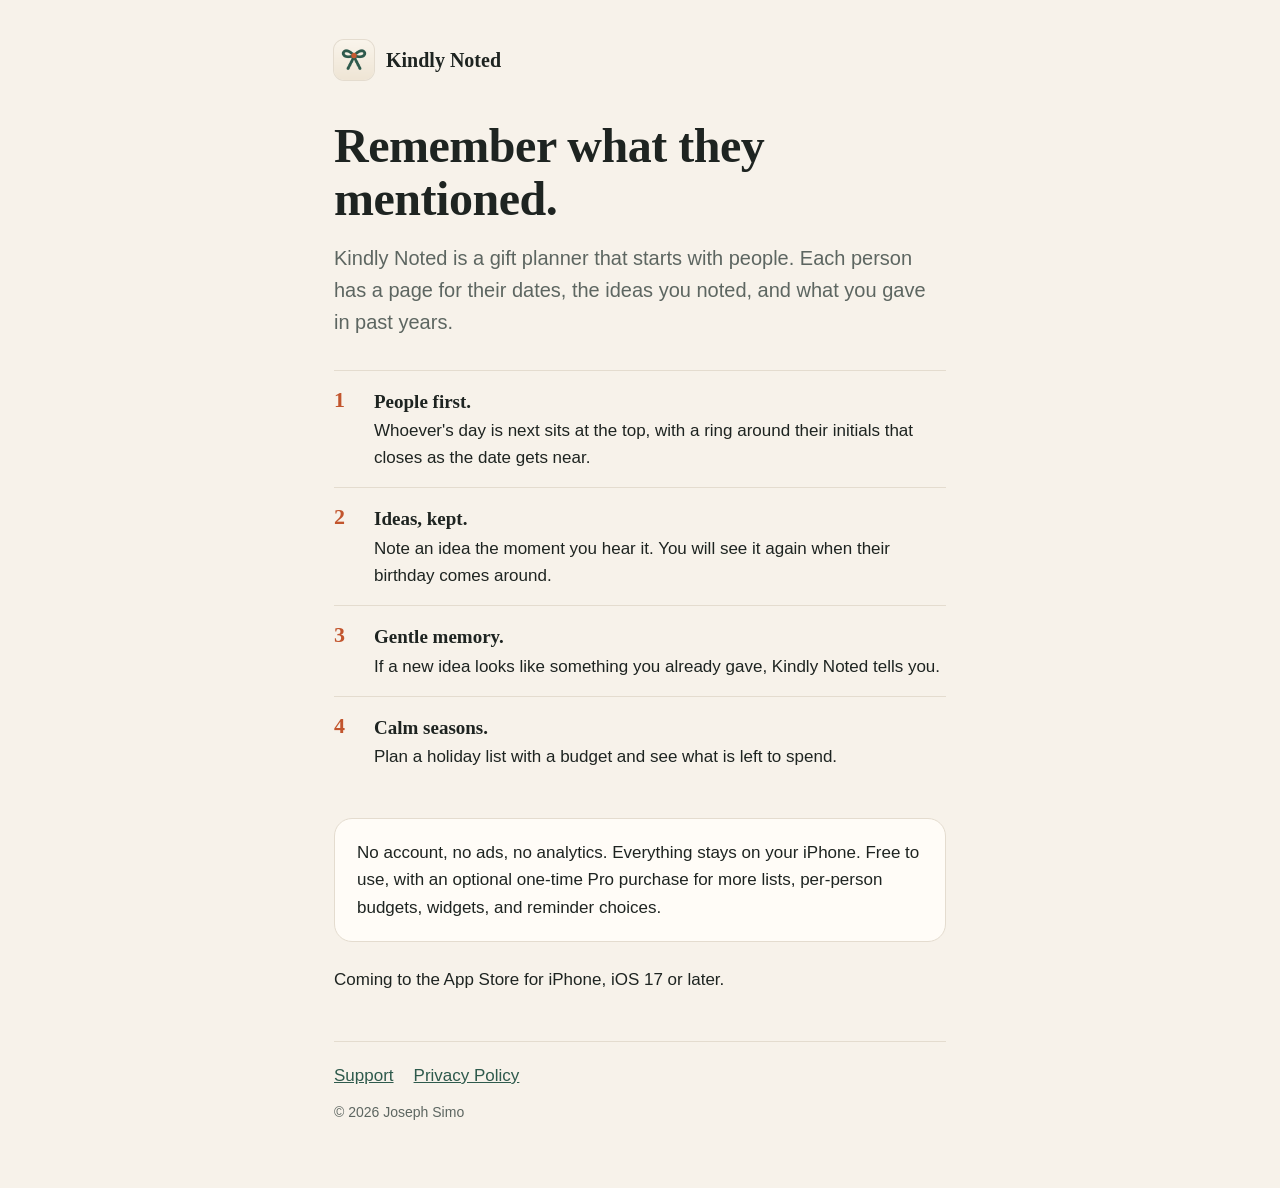
<file: index.html>
<!doctype html>
<html lang="en"><head><meta charset="utf-8"><meta name="viewport" content="width=device-width,initial-scale=1">
<title>Kindly Noted: a gift planner for the people you love</title>
<meta name="description" content="Kindly Noted keeps each person's birthday, the gift ideas you noted, and what you gave before. Private, on your iPhone.">
<link rel="apple-touch-icon" href="apple-touch-icon.png">
<link rel="stylesheet" href="style.css"></head>
<body><main>
<header><img src="icon.png" alt=""><a href="./">Kindly Noted</a></header>
<h1>Remember what they mentioned.</h1>
<p class="lead">Kindly Noted is a gift planner that starts with people. Each person has a page for their dates, the ideas you noted, and what you gave in past years.</p>
<ol class="notes">
<li><div><b>People first.</b><br>Whoever's day is next sits at the top, with a ring around their initials that closes as the date gets near.</div></li>
<li><div><b>Ideas, kept.</b><br>Note an idea the moment you hear it. You will see it again when their birthday comes around.</div></li>
<li><div><b>Gentle memory.</b><br>If a new idea looks like something you already gave, Kindly Noted tells you.</div></li>
<li><div><b>Calm seasons.</b><br>Plan a holiday list with a budget and see what is left to spend.</div></li>
</ol>
<div class="card">No account, no ads, no analytics. Everything stays on your iPhone. Free to use, with an optional one-time Pro purchase for more lists, per-person budgets, widgets, and reminder choices.</div>
<p>Coming to the App Store for iPhone, iOS 17 or later.</p>
<nav><a href="support/">Support</a><a href="privacy.html">Privacy Policy</a></nav>
<footer>&copy; 2026 Joseph Simo</footer>
</main></body></html>
</file>
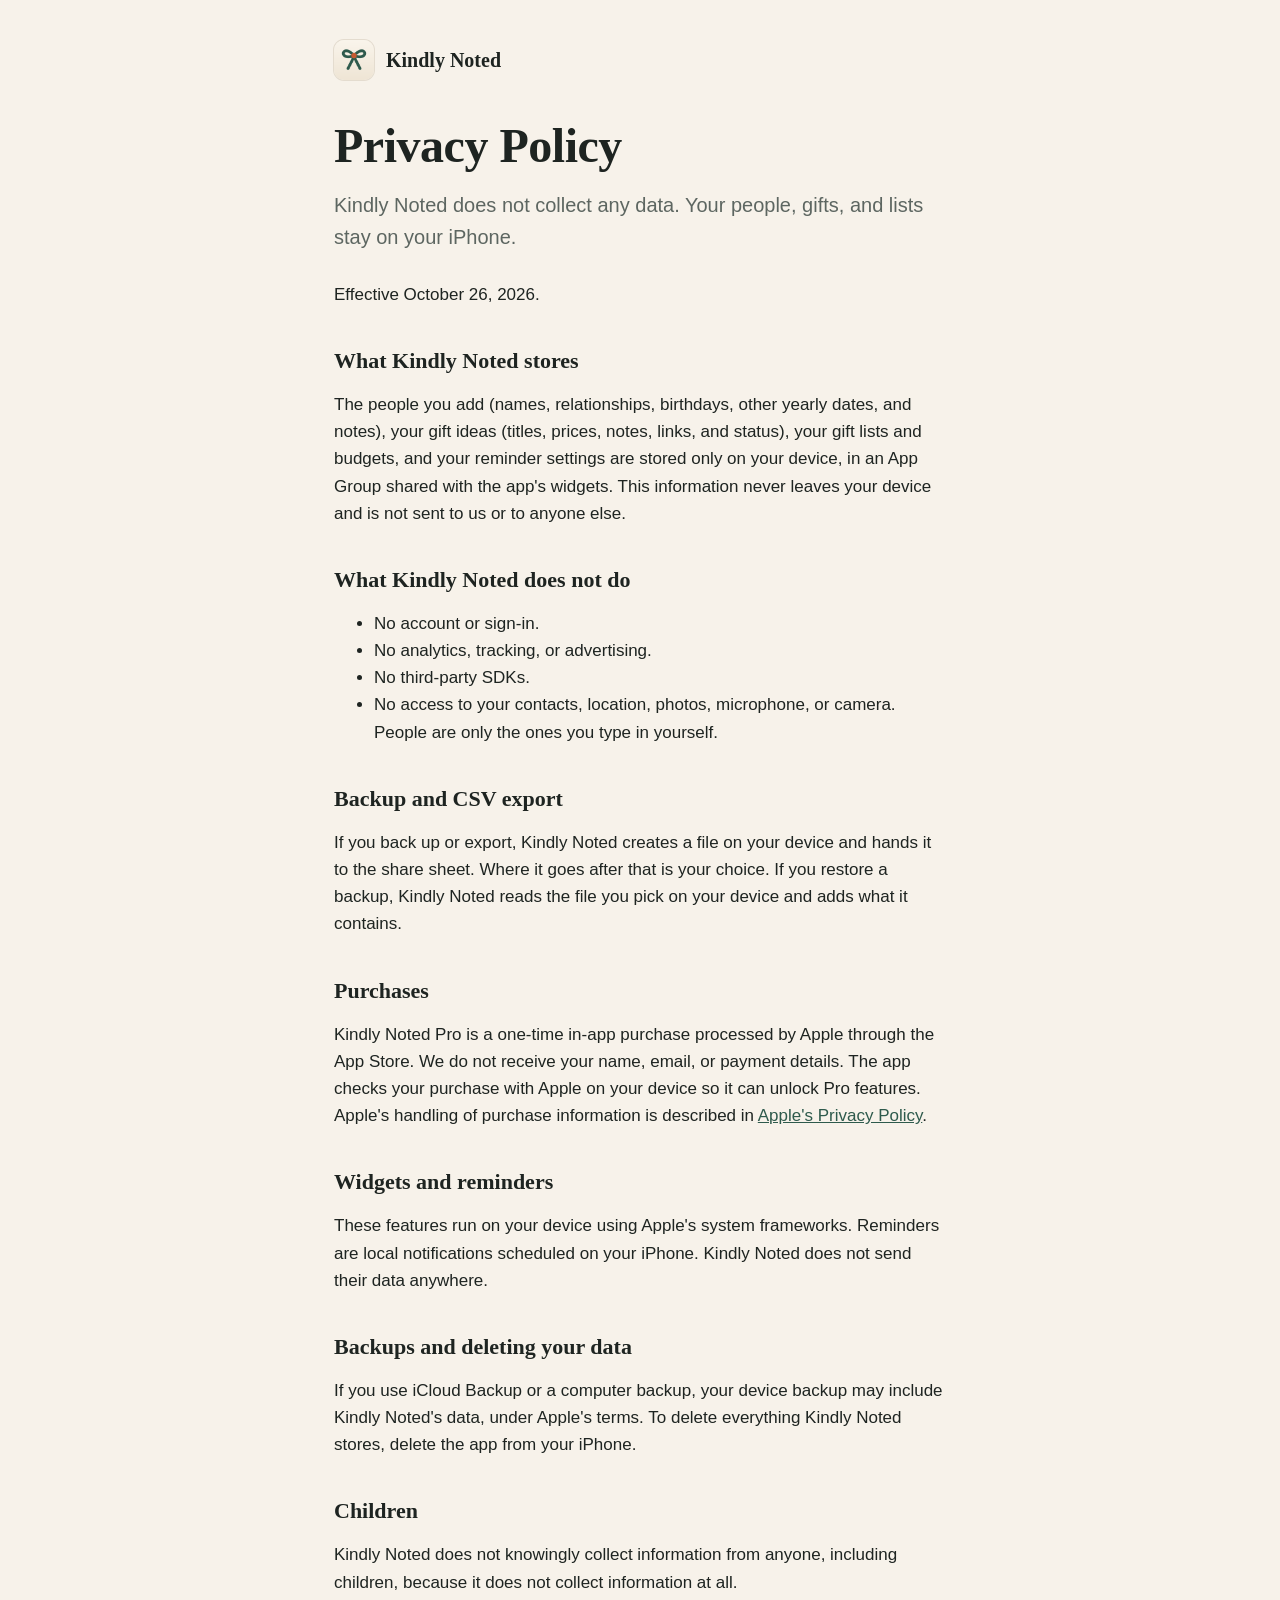
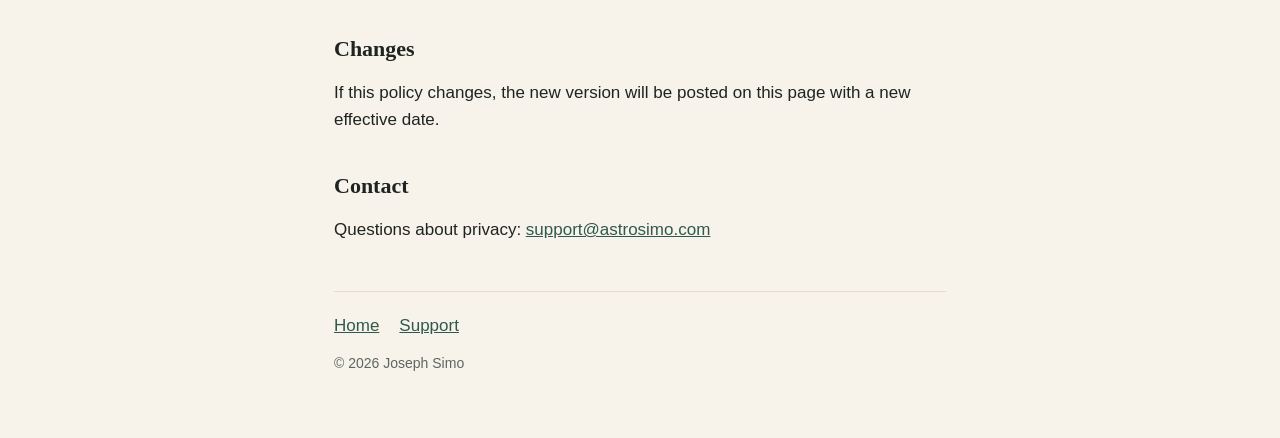
<file: privacy/index.html>
<!doctype html>
<html lang="en"><head><meta charset="utf-8"><meta name="viewport" content="width=device-width,initial-scale=1">
<title>Privacy Policy | Kindly Noted</title>
<meta name="description" content="Kindly Noted does not collect any data. Your gift lists stay on your device.">
<link rel="apple-touch-icon" href="../apple-touch-icon.png">
<link rel="stylesheet" href="../style.css"></head>
<body><main>
<header><img src="../icon.png" alt=""><a href="../">Kindly Noted</a></header>
<h1>Privacy Policy</h1>
<p class="lead">Kindly Noted does not collect any data. Your people, gifts, and lists stay on your iPhone.</p>
<p>Effective October 26, 2026.</p>

<h2>What Kindly Noted stores</h2>
<p>The people you add (names, relationships, birthdays, other yearly dates, and notes), your gift ideas (titles, prices, notes, links, and status), your gift lists and budgets, and your reminder settings are stored only on your device, in an App Group shared with the app's widgets. This information never leaves your device and is not sent to us or to anyone else.</p>

<h2>What Kindly Noted does not do</h2>
<ul>
<li>No account or sign-in.</li>
<li>No analytics, tracking, or advertising.</li>
<li>No third-party SDKs.</li>
<li>No access to your contacts, location, photos, microphone, or camera. People are only the ones you type in yourself.</li>
</ul>

<h2>Backup and CSV export</h2>
<p>If you back up or export, Kindly Noted creates a file on your device and hands it to the share sheet. Where it goes after that is your choice. If you restore a backup, Kindly Noted reads the file you pick on your device and adds what it contains.</p>

<h2>Purchases</h2>
<p>Kindly Noted Pro is a one-time in-app purchase processed by Apple through the App Store. We do not receive your name, email, or payment details. The app checks your purchase with Apple on your device so it can unlock Pro features. Apple's handling of purchase information is described in <a href="https://www.apple.com/legal/privacy/">Apple's Privacy Policy</a>.</p>

<h2>Widgets and reminders</h2>
<p>These features run on your device using Apple's system frameworks. Reminders are local notifications scheduled on your iPhone. Kindly Noted does not send their data anywhere.</p>

<h2>Backups and deleting your data</h2>
<p>If you use iCloud Backup or a computer backup, your device backup may include Kindly Noted's data, under Apple's terms. To delete everything Kindly Noted stores, delete the app from your iPhone.</p>

<h2>Children</h2>
<p>Kindly Noted does not knowingly collect information from anyone, including children, because it does not collect information at all.</p>

<h2>Changes</h2>
<p>If this policy changes, the new version will be posted on this page with a new effective date.</p>

<h2>Contact</h2>
<p>Questions about privacy: <a href="mailto:support@astrosimo.com">support@astrosimo.com</a></p>
<nav><a href="../">Home</a><a href="../support/">Support</a></nav>
<footer>&copy; 2026 Joseph Simo</footer>
</main></body></html>
</file>
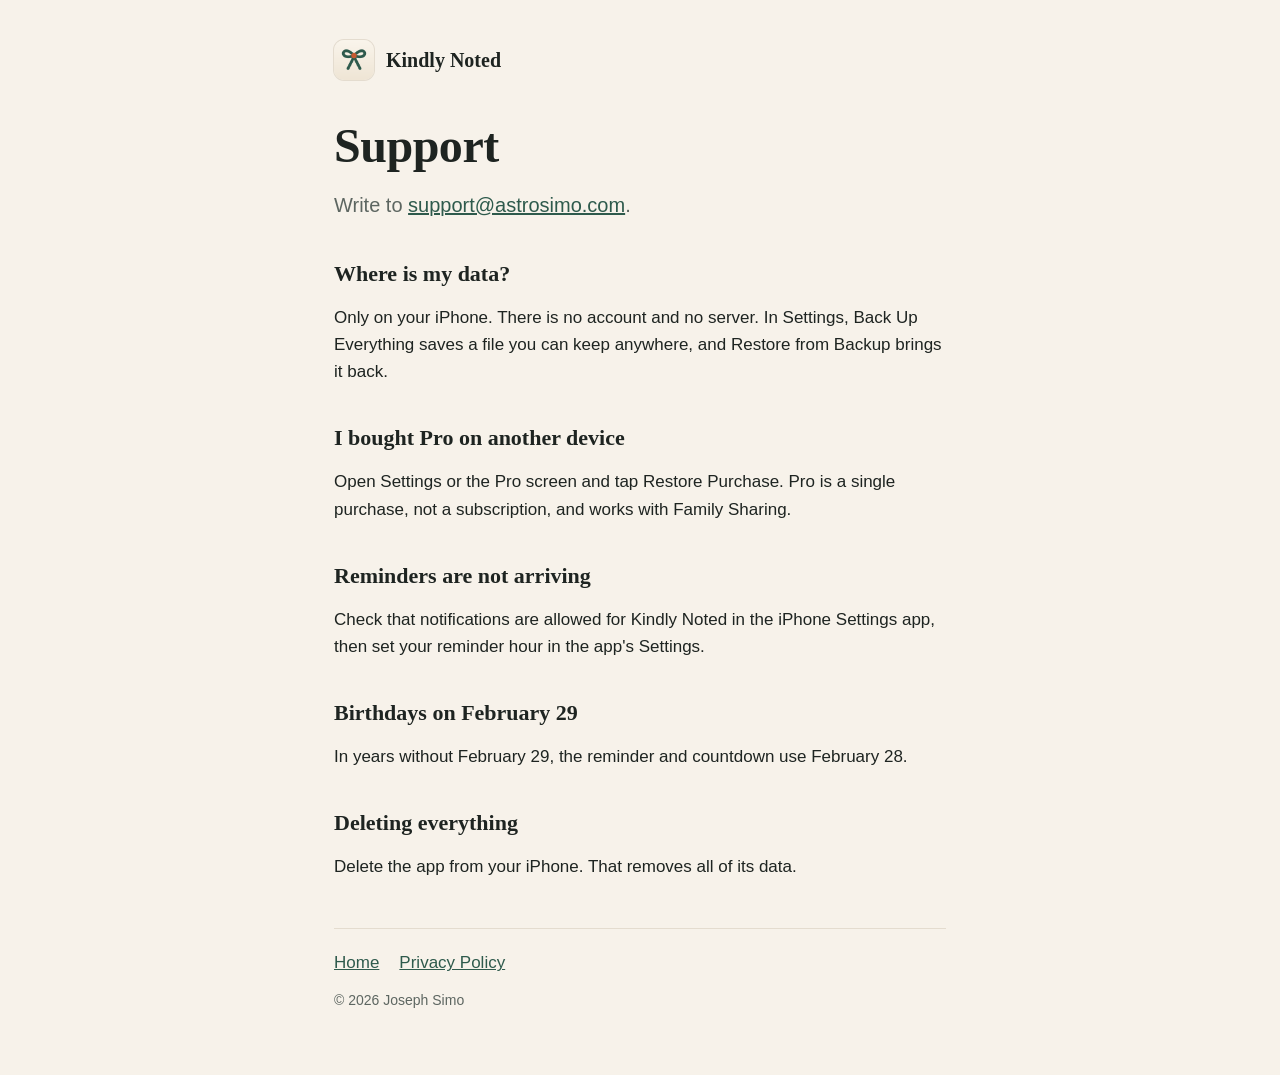
<file: support/index.html>
<!doctype html>
<html lang="en"><head><meta charset="utf-8"><meta name="viewport" content="width=device-width,initial-scale=1">
<title>Support | Kindly Noted</title>
<link rel="apple-touch-icon" href="../apple-touch-icon.png">
<link rel="stylesheet" href="../style.css"></head>
<body><main>
<header><img src="../icon.png" alt=""><a href="../">Kindly Noted</a></header>
<h1>Support</h1>
<p class="lead">Write to <a href="mailto:support@astrosimo.com">support@astrosimo.com</a>.</p>
<h2>Where is my data?</h2>
<p>Only on your iPhone. There is no account and no server. In Settings, Back Up Everything saves a file you can keep anywhere, and Restore from Backup brings it back.</p>
<h2>I bought Pro on another device</h2>
<p>Open Settings or the Pro screen and tap Restore Purchase. Pro is a single purchase, not a subscription, and works with Family Sharing.</p>
<h2>Reminders are not arriving</h2>
<p>Check that notifications are allowed for Kindly Noted in the iPhone Settings app, then set your reminder hour in the app's Settings.</p>
<h2>Birthdays on February 29</h2>
<p>In years without February 29, the reminder and countdown use February 28.</p>
<h2>Deleting everything</h2>
<p>Delete the app from your iPhone. That removes all of its data.</p>
<nav><a href="../">Home</a><a href="../privacy.html">Privacy Policy</a></nav>
<footer>&copy; 2026 Joseph Simo</footer>
</main></body></html>
</file>
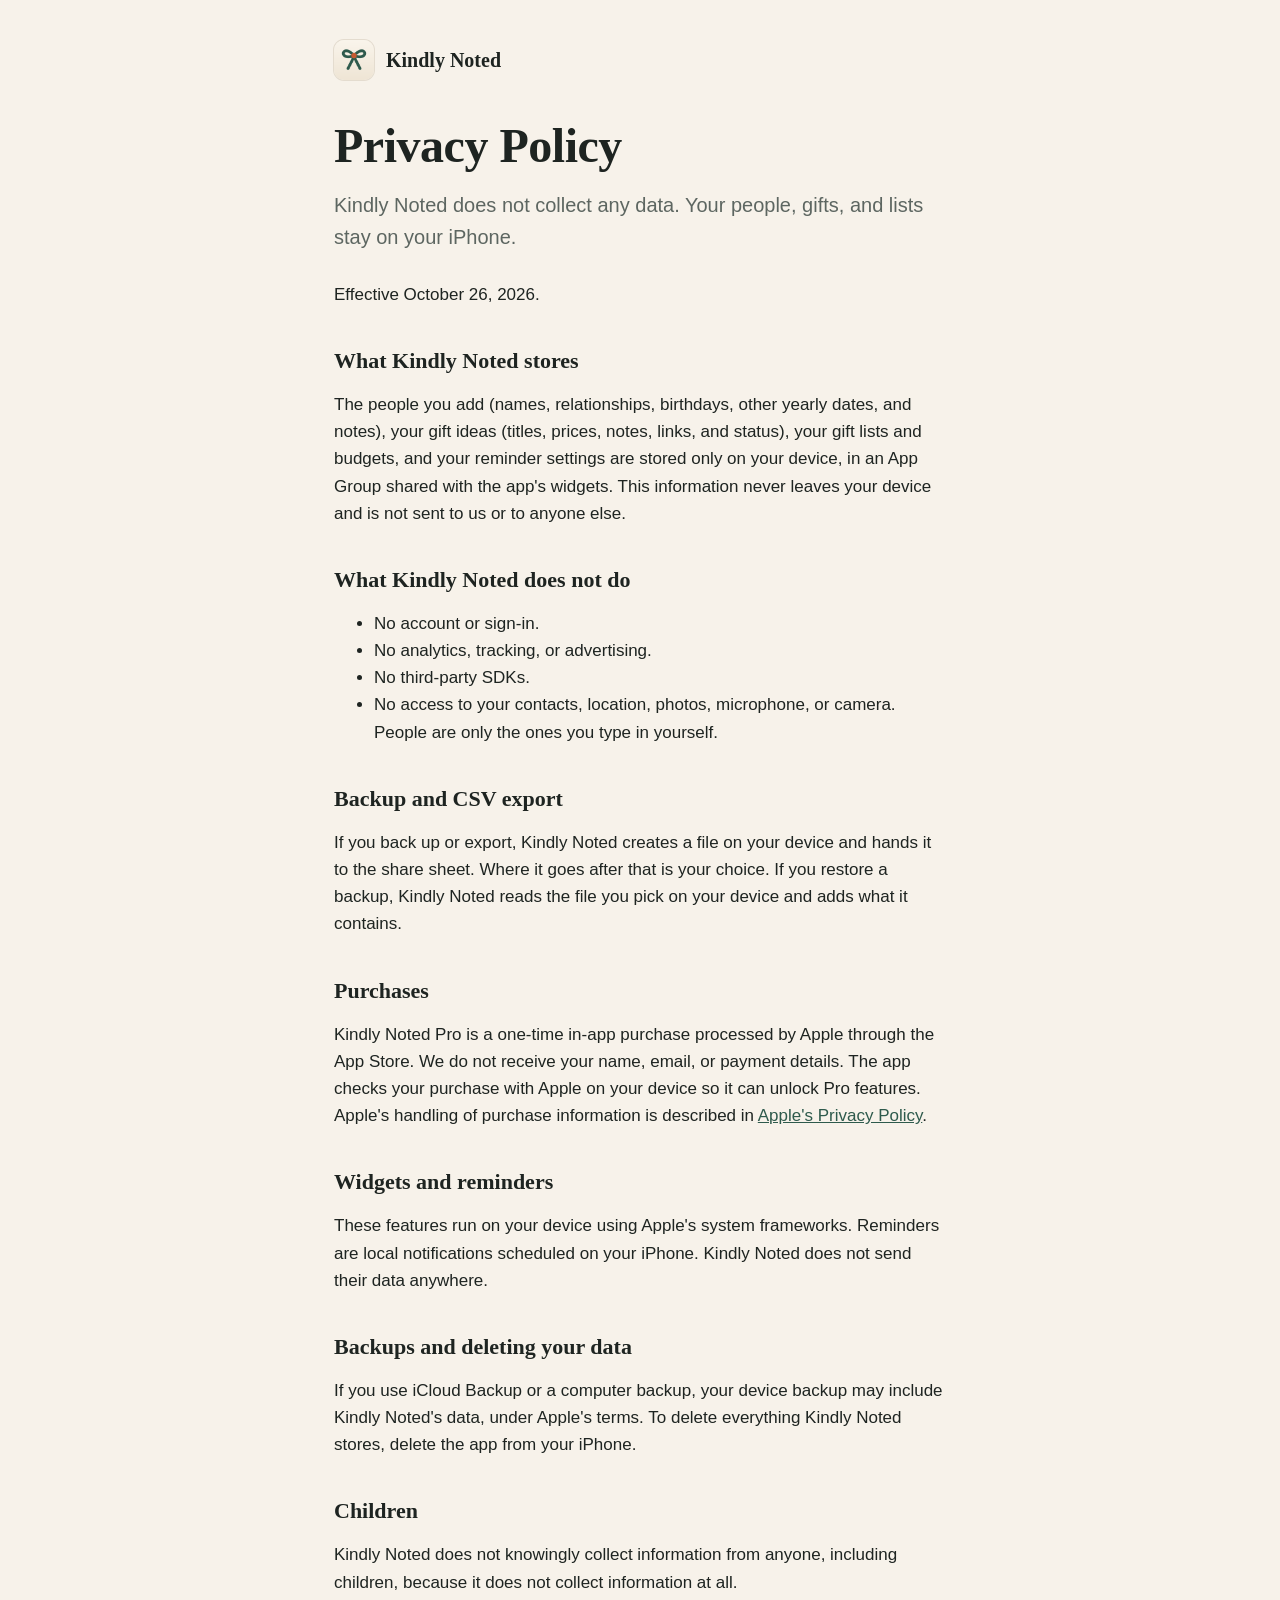
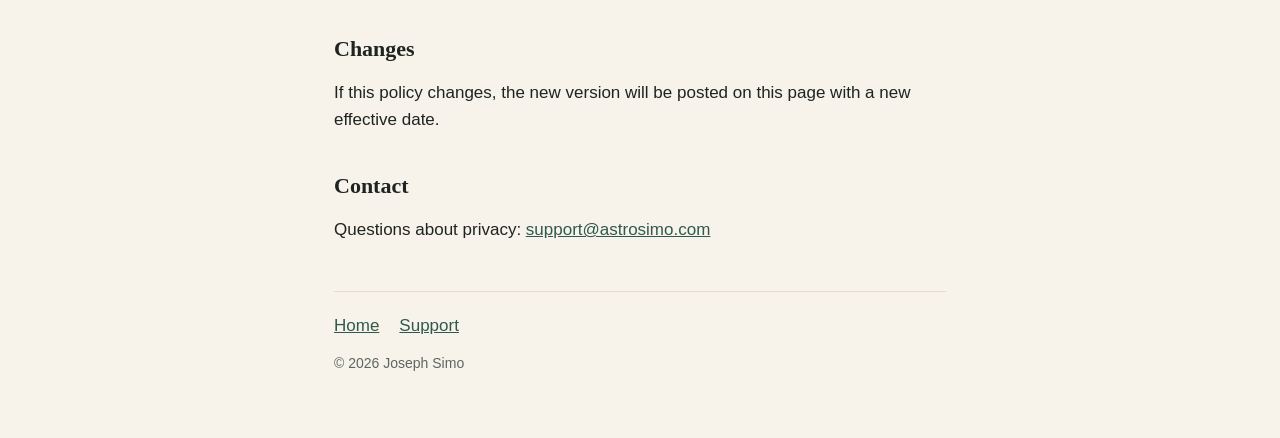
<file: privacy.html>
<!doctype html>
<html lang="en"><head><meta charset="utf-8"><meta name="viewport" content="width=device-width,initial-scale=1">
<title>Privacy Policy | Kindly Noted</title>
<meta name="description" content="Kindly Noted does not collect any data. Your gift lists stay on your device.">
<link rel="apple-touch-icon" href="apple-touch-icon.png">
<link rel="stylesheet" href="style.css"></head>
<body><main>
<header><img src="icon.png" alt=""><a href="./">Kindly Noted</a></header>
<h1>Privacy Policy</h1>
<p class="lead">Kindly Noted does not collect any data. Your people, gifts, and lists stay on your iPhone.</p>
<p>Effective October 26, 2026.</p>

<h2>What Kindly Noted stores</h2>
<p>The people you add (names, relationships, birthdays, other yearly dates, and notes), your gift ideas (titles, prices, notes, links, and status), your gift lists and budgets, and your reminder settings are stored only on your device, in an App Group shared with the app's widgets. This information never leaves your device and is not sent to us or to anyone else.</p>

<h2>What Kindly Noted does not do</h2>
<ul>
<li>No account or sign-in.</li>
<li>No analytics, tracking, or advertising.</li>
<li>No third-party SDKs.</li>
<li>No access to your contacts, location, photos, microphone, or camera. People are only the ones you type in yourself.</li>
</ul>

<h2>Backup and CSV export</h2>
<p>If you back up or export, Kindly Noted creates a file on your device and hands it to the share sheet. Where it goes after that is your choice. If you restore a backup, Kindly Noted reads the file you pick on your device and adds what it contains.</p>

<h2>Purchases</h2>
<p>Kindly Noted Pro is a one-time in-app purchase processed by Apple through the App Store. We do not receive your name, email, or payment details. The app checks your purchase with Apple on your device so it can unlock Pro features. Apple's handling of purchase information is described in <a href="https://www.apple.com/legal/privacy/">Apple's Privacy Policy</a>.</p>

<h2>Widgets and reminders</h2>
<p>These features run on your device using Apple's system frameworks. Reminders are local notifications scheduled on your iPhone. Kindly Noted does not send their data anywhere.</p>

<h2>Backups and deleting your data</h2>
<p>If you use iCloud Backup or a computer backup, your device backup may include Kindly Noted's data, under Apple's terms. To delete everything Kindly Noted stores, delete the app from your iPhone.</p>

<h2>Children</h2>
<p>Kindly Noted does not knowingly collect information from anyone, including children, because it does not collect information at all.</p>

<h2>Changes</h2>
<p>If this policy changes, the new version will be posted on this page with a new effective date.</p>

<h2>Contact</h2>
<p>Questions about privacy: <a href="mailto:support@astrosimo.com">support@astrosimo.com</a></p>
<nav><a href="./">Home</a><a href="support/">Support</a></nav>
<footer>&copy; 2026 Joseph Simo</footer>
</main></body></html>
</file>
<file: style.css>
:root{--paper:#F7F2EA;--sheet:#FFFCF7;--ink:#1E2421;--soft:#5d6661;--green:#2E5A4C;--persimmon:#C2552D;--line:#E4DCCF;
--serif:ui-serif,"New York","Iowan Old Style",Georgia,serif;--sans:-apple-system,BlinkMacSystemFont,"Segoe UI",Roboto,sans-serif}
@media (prefers-color-scheme:dark){:root{--paper:#16191A;--sheet:#202425;--ink:#EDE7DD;--soft:#a7aca8;--green:#8CC4AE;--persimmon:#F08A5D;--line:#343A3B}}
*{box-sizing:border-box}
body{margin:0;background:var(--paper);color:var(--ink);font:17px/1.6 var(--sans)}
main{max-width:660px;margin:0 auto;padding:40px 24px 64px}
header{display:flex;align-items:center;gap:12px;margin-bottom:40px}
header img{width:40px;height:40px;border-radius:10px;box-shadow:0 0 0 1px var(--line)}
header a{font:600 20px var(--serif);color:var(--ink);text-decoration:none}
h1{font:600 clamp(34px,7vw,48px)/1.1 var(--serif);margin:0 0 16px;letter-spacing:-.01em}
h2{font:600 22px var(--serif);margin:40px 0 8px}
.lead{font-size:20px;color:var(--soft);margin:0 0 28px}
a{color:var(--green)}
ol.notes{list-style:none;padding:0;margin:32px 0;counter-reset:n}
ol.notes li{counter-increment:n;display:grid;grid-template-columns:40px 1fr;padding:16px 0;border-top:1px solid var(--line)}
ol.notes li::before{content:counter(n);font:600 22px var(--serif);color:var(--persimmon)}
ol.notes b{font-family:var(--serif);font-size:19px}
.card{background:var(--sheet);border:1px solid var(--line);border-radius:18px;padding:20px 22px;margin:24px 0}
nav{display:flex;gap:20px;margin-top:48px;padding-top:20px;border-top:1px solid var(--line)}
footer{color:var(--soft);font-size:14px;margin-top:12px}
</file>
